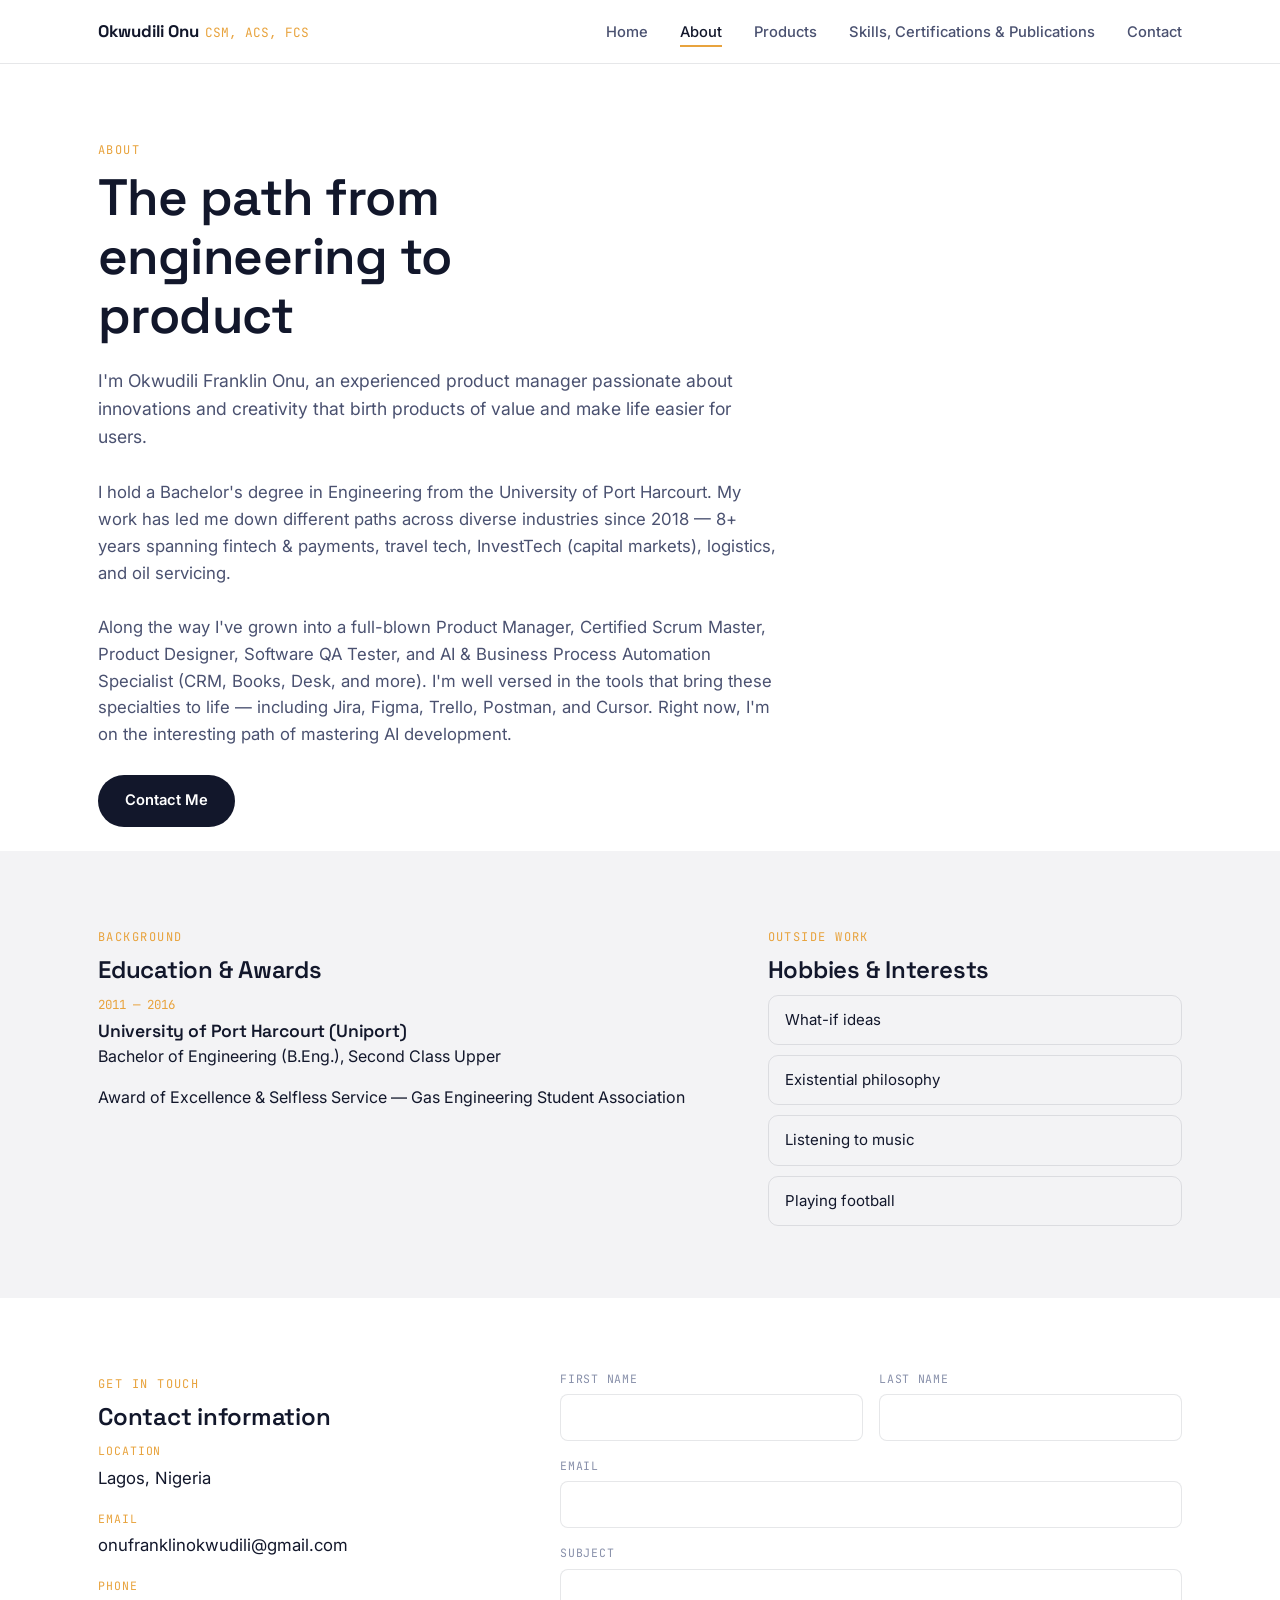
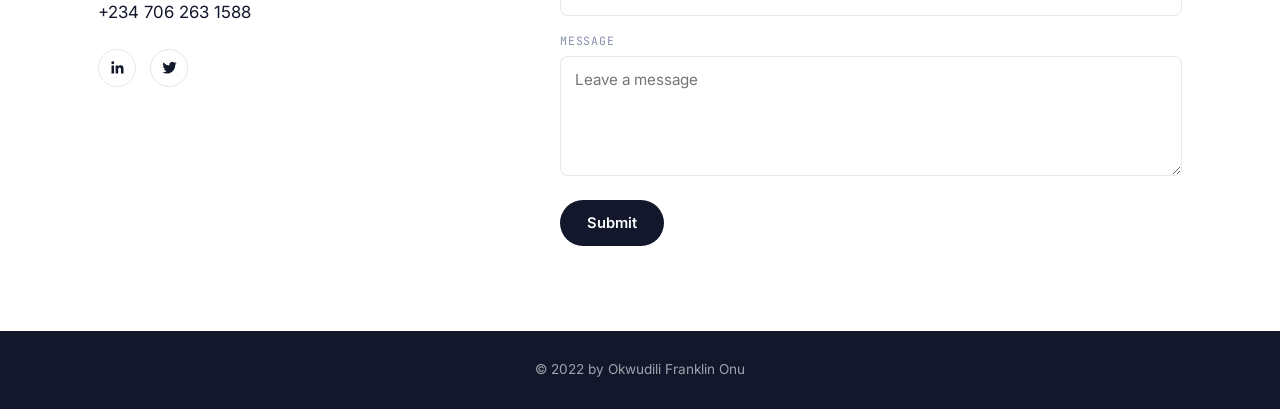
<file: about.html>
<!DOCTYPE html>
<html lang="en">
<head>
<meta charset="UTF-8">
<meta name="viewport" content="width=device-width, initial-scale=1.0">
<title>About — Okwudili Onu</title>
<meta name="description" content="About Okwudili Onu — Senior Product Manager, Certified Scrum Master, based in Lagos, Nigeria.">
<link rel="preconnect" href="https://fonts.googleapis.com">
<link href="https://fonts.googleapis.com/css2?family=Space+Grotesk:wght@500;600;700&family=Inter:wght@400;500;600;700&family=JetBrains+Mono:wght@400;500&display=swap" rel="stylesheet">
<link rel="stylesheet" href="css/style.css">
</head>
<body>

<header class="site-header">
  <nav class="nav">
    <a href="index.html" class="nav-brand">Okwudili Onu<span class="credentials">CSM, ACS, FCS</span></a>
    <button class="nav-toggle" aria-label="Toggle menu" aria-expanded="false">
      <span></span><span></span><span></span>
    </button>
    <ul class="nav-links">
      <li><a href="index.html">Home</a></li>
      <li><a href="about.html" class="active">About</a></li>
      <li><a href="products.html">Products</a></li>
      <li><a href="skills.html">Skills, Certifications &amp; Publications</a></li>
      <li><a href="about.html#contact">Contact</a></li>
    </ul>
  </nav>
</header>

<section class="hero" style="padding-bottom: 24px;">
  <div class="wrap">
    <span class="eyebrow">About</span>
    <h1 style="max-width: 16ch;">The path from engineering to product</h1>
    <p class="hero-bio" style="max-width: 62ch; font-size: 1.1rem;">I'm Okwudili Franklin Onu, an experienced product manager passionate about innovations and creativity that birth products of value and make life easier for users.</p>
    <p class="hero-bio" style="max-width: 62ch;">I hold a Bachelor's degree in Engineering from the University of Port Harcourt. My work has led me down different paths across diverse industries since 2018 — 8+ years spanning fintech &amp; payments, travel tech, InvestTech (capital markets), logistics, and oil servicing.</p>
    <p class="hero-bio" style="max-width: 62ch;">Along the way I've grown into a full-blown Product Manager, Certified Scrum Master, Product Designer, Software QA Tester, and AI &amp; Business Process Automation Specialist (CRM, Books, Desk, and more). I'm well versed in the tools that bring these specialties to life — including Jira, Figma, Trello, Postman, and Cursor. Right now, I'm on the interesting path of mastering AI development.</p>
    <a href="tel:+2347062631588" class="btn btn-primary">Contact Me</a>
  </div>
</section>

<section class="section section-alt">
  <div class="wrap two-col">
    <div>
      <span class="eyebrow">Background</span>
      <h2>Education &amp; Awards</h2>
      <div class="edu-item">
        <span class="edu-year">2011 — 2016</span>
        <h3>University of Port Harcourt (Uniport)</h3>
        <p>Bachelor of Engineering (B.Eng.), Second Class Upper</p>
        <p>Award of Excellence &amp; Selfless Service — Gas Engineering Student Association</p>
      </div>
    </div>
    <div>
      <span class="eyebrow">Outside work</span>
      <h2>Hobbies &amp; Interests</h2>
      <ul class="hobby-list">
        <li>What-if ideas</li>
        <li>Existential philosophy</li>
        <li>Listening to music</li>
        <li>Playing football</li>
      </ul>
    </div>
  </div>
</section>

<section class="section" id="contact">
  <div class="wrap contact-grid">
    <div>
      <span class="eyebrow">Get in touch</span>
      <h2>Contact information</h2>
      <div class="contact-info-item">
        <span class="contact-info-label">Location</span>
        <span class="contact-info-value">Lagos, Nigeria</span>
      </div>
      <div class="contact-info-item">
        <span class="contact-info-label">Email</span>
        <span class="contact-info-value"><a href="mailto:onufranklinokwudili@gmail.com">onufranklinokwudili@gmail.com</a></span>
      </div>
      <div class="contact-info-item">
        <span class="contact-info-label">Phone</span>
        <span class="contact-info-value"><a href="tel:+2347062631588">+234 706 263 1588</a></span>
      </div>
      <div class="social-row">
        <a href="https://www.linkedin.com/in/okwudili-onu-acs-377775b5/" class="social-icon" aria-label="LinkedIn" target="_blank" rel="noopener">
          <svg viewBox="0 0 24 24" fill="currentColor"><path d="M20.45 20.45h-3.55v-5.57c0-1.33-.02-3.03-1.85-3.03-1.85 0-2.14 1.45-2.14 2.94v5.66H9.36V9h3.41v1.56h.05c.47-.9 1.63-1.85 3.36-1.85 3.6 0 4.27 2.37 4.27 5.45v6.29zM5.34 7.43a2.06 2.06 0 1 1 0-4.12 2.06 2.06 0 0 1 0 4.12zM7.12 20.45H3.56V9h3.56v11.45z"/></svg>
        </a>
        <a href="https://www.twitter.com/charlzfranklino" class="social-icon" aria-label="Twitter" target="_blank" rel="noopener">
          <svg viewBox="0 0 24 24" fill="currentColor"><path d="M22 5.9c-.74.33-1.53.55-2.36.65a4.1 4.1 0 0 0 1.8-2.27c-.8.47-1.68.82-2.62 1a4.13 4.13 0 0 0-7.03 3.76A11.7 11.7 0 0 1 3.4 4.9a4.13 4.13 0 0 0 1.28 5.5c-.67-.02-1.3-.2-1.85-.5v.05a4.13 4.13 0 0 0 3.31 4.05c-.6.16-1.24.19-1.87.07a4.13 4.13 0 0 0 3.86 2.87A8.3 8.3 0 0 1 2 18.57a11.7 11.7 0 0 0 6.34 1.86c7.6 0 11.76-6.3 11.76-11.77l-.01-.53c.81-.58 1.5-1.3 2.05-2.12z"/></svg>
        </a>
      </div>
    </div>
    <div>
      <form class="contact-form" action="https://formspree.io/f/maewzljo" method="POST">
        <div class="form-row">
          <div class="field">
            <label for="fname">First name</label>
            <input type="text" id="fname" name="First Name" required>
          </div>
          <div class="field">
            <label for="lname">Last name</label>
            <input type="text" id="lname" name="Last Name" required>
          </div>
        </div>
        <div class="field">
          <label for="email">Email</label>
          <input type="email" id="email" name="Email" required>
        </div>
        <div class="field">
          <label for="subject">Subject</label>
          <input type="text" id="subject" name="Subject" required>
        </div>
        <div class="field">
          <label for="message">Message</label>
          <textarea id="message" name="Message" placeholder="Leave a message" required></textarea>
        </div>
        <button type="submit" class="btn btn-primary">Submit</button>
        <p class="form-status form-note"></p>
      </form>
    </div>
  </div>
</section>

<footer class="site-footer">
  <div class="wrap">&copy; 2022 by Okwudili Franklin Onu</div>
</footer>

<script src="js/main.js"></script>
</body>
</html>
</file>
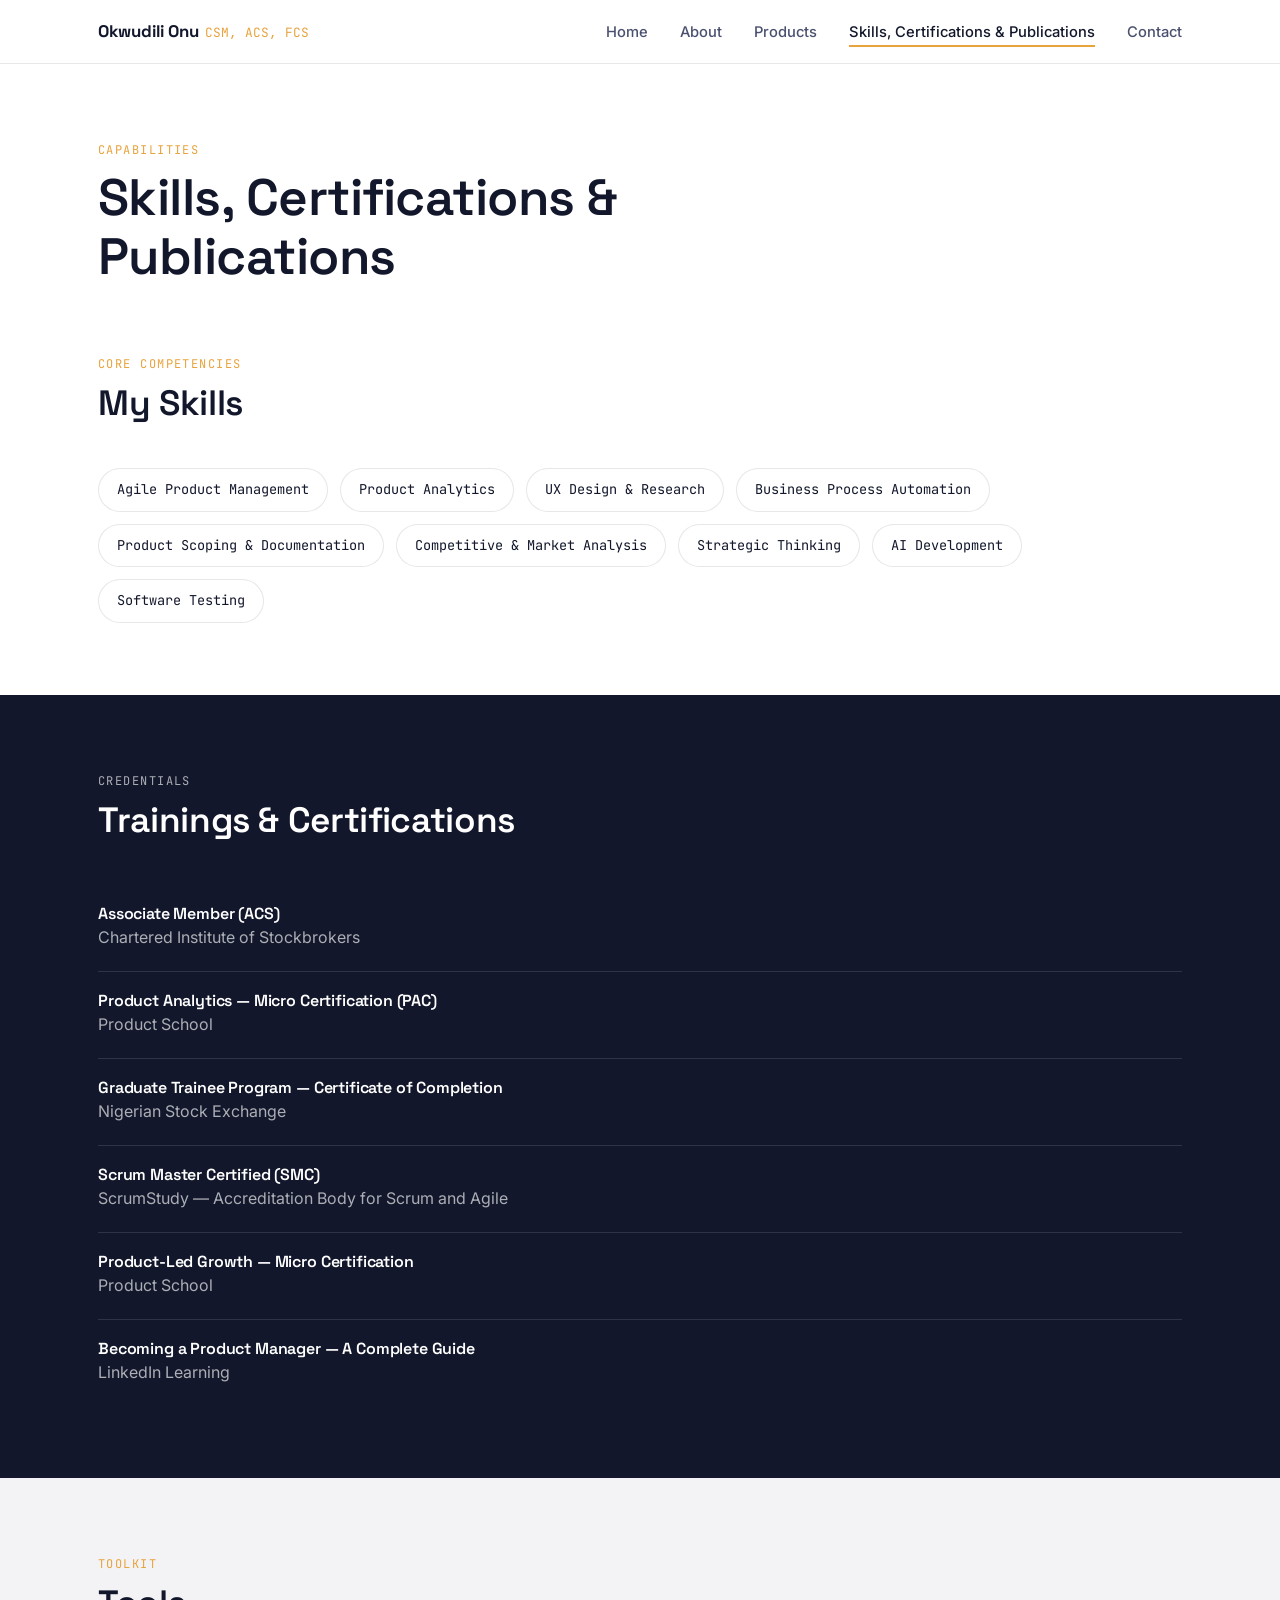
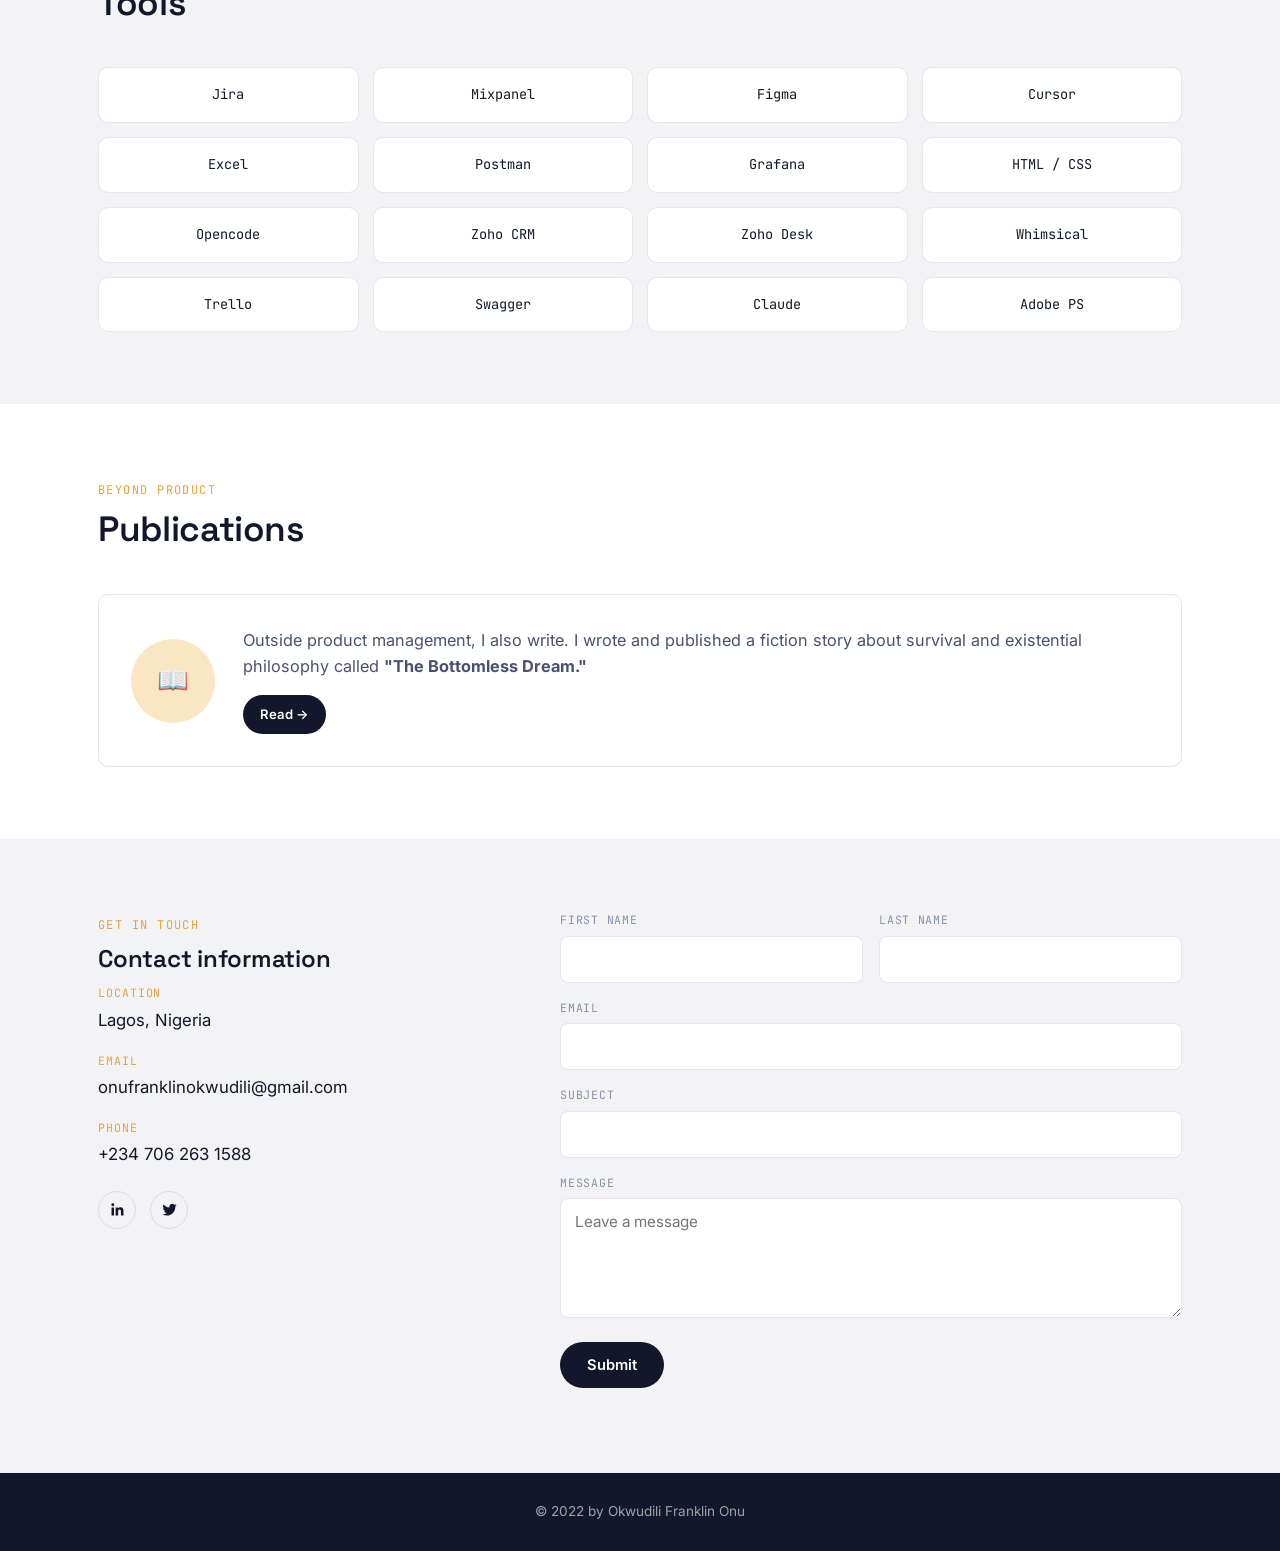
<file: skills.html>
<!DOCTYPE html>
<html lang="en">
<head>
<meta charset="UTF-8">
<meta name="viewport" content="width=device-width, initial-scale=1.0">
<title>Skills, Certifications & Publications — Okwudili Onu</title>
<meta name="description" content="Skills, certifications, tools and publications of Okwudili Onu, Senior Product Manager.">
<link rel="preconnect" href="https://fonts.googleapis.com">
<link href="https://fonts.googleapis.com/css2?family=Space+Grotesk:wght@500;600;700&family=Inter:wght@400;500;600;700&family=JetBrains+Mono:wght@400;500&display=swap" rel="stylesheet">
<link rel="stylesheet" href="css/style.css">
</head>
<body>

<header class="site-header">
  <nav class="nav">
    <a href="index.html" class="nav-brand">Okwudili Onu<span class="credentials">CSM, ACS, FCS</span></a>
    <button class="nav-toggle" aria-label="Toggle menu" aria-expanded="false">
      <span></span><span></span><span></span>
    </button>
    <ul class="nav-links">
      <li><a href="index.html">Home</a></li>
      <li><a href="about.html">About</a></li>
      <li><a href="products.html">Products</a></li>
      <li><a href="skills.html" class="active">Skills, Certifications &amp; Publications</a></li>
      <li><a href="skills.html#contact">Contact</a></li>
    </ul>
  </nav>
</header>

<section class="hero" style="padding-bottom: 24px;">
  <div class="wrap">
    <span class="eyebrow">Capabilities</span>
    <h1 style="max-width: 20ch;">Skills, Certifications &amp; Publications</h1>
  </div>
</section>

<section class="section" style="padding-top: 24px;">
  <div class="wrap">
    <div class="section-head">
      <span class="eyebrow">Core competencies</span>
      <h2>My Skills</h2>
    </div>
    <div class="chip-grid">
      <span class="chip">Agile Product Management</span>
      <span class="chip">Product Analytics</span>
      <span class="chip">UX Design &amp; Research</span>
      <span class="chip">Business Process Automation</span>
      <span class="chip">Product Scoping &amp; Documentation</span>
      <span class="chip">Competitive &amp; Market Analysis</span>
      <span class="chip">Strategic Thinking</span>
      <span class="chip">AI Development</span>
      <span class="chip">Software Testing</span>
    </div>
  </div>
</section>

<section class="section section-dark">
  <div class="wrap">
    <div class="section-head">
      <span class="eyebrow ink-soft-inv">Credentials</span>
      <h2>Trainings &amp; Certifications</h2>
    </div>
    <div class="cert-list">
      <div class="cert-item" style="border-color: var(--line-dark);">
        <div>
          <h3>Associate Member (ACS)</h3>
          <p class="ink-soft-inv" style="margin: 0;">Chartered Institute of Stockbrokers</p>
        </div>
        <span class="cert-issuer ink-soft-inv"></span>
      </div>
      <div class="cert-item" style="border-color: var(--line-dark);">
        <div>
          <h3>Product Analytics — Micro Certification (PAC)</h3>
          <p class="ink-soft-inv" style="margin: 0;">Product School</p>
        </div>
      </div>
      <div class="cert-item" style="border-color: var(--line-dark);">
        <div>
          <h3>Graduate Trainee Program — Certificate of Completion</h3>
          <p class="ink-soft-inv" style="margin: 0;">Nigerian Stock Exchange</p>
        </div>
      </div>
      <div class="cert-item" style="border-color: var(--line-dark);">
        <div>
          <h3>Scrum Master Certified (SMC)</h3>
          <p class="ink-soft-inv" style="margin: 0;">ScrumStudy — Accreditation Body for Scrum and Agile</p>
        </div>
      </div>
      <div class="cert-item" style="border-color: var(--line-dark);">
        <div>
          <h3>Product-Led Growth — Micro Certification</h3>
          <p class="ink-soft-inv" style="margin: 0;">Product School</p>
        </div>
      </div>
      <div class="cert-item" style="border-color: var(--line-dark); border-bottom: none;">
        <div>
          <h3>Becoming a Product Manager — A Complete Guide</h3>
          <p class="ink-soft-inv" style="margin: 0;">LinkedIn Learning</p>
        </div>
      </div>
    </div>
  </div>
</section>

<section class="section section-alt">
  <div class="wrap">
    <div class="section-head">
      <span class="eyebrow">Toolkit</span>
      <h2>Tools</h2>
    </div>
    <div class="tools-grid">
      <div class="tool-tile">Jira</div>
      <div class="tool-tile">Mixpanel</div>
      <div class="tool-tile">Figma</div>
      <div class="tool-tile">Cursor</div>
      <div class="tool-tile">Excel</div>
      <div class="tool-tile">Postman</div>
      <div class="tool-tile">Grafana</div>
      <div class="tool-tile">HTML / CSS</div>
      <div class="tool-tile">Opencode</div>
      <div class="tool-tile">Zoho CRM</div>
      <div class="tool-tile">Zoho Desk</div>
      <div class="tool-tile">Whimsical</div>
      <div class="tool-tile">Trello</div>
      <div class="tool-tile">Swagger</div>
      <div class="tool-tile">Claude</div>
      <div class="tool-tile">Adobe PS</div>
    </div>
  </div>
</section>

<section class="section">
  <div class="wrap">
    <div class="section-head">
      <span class="eyebrow">Beyond product</span>
      <h2>Publications</h2>
    </div>
    <div class="pub-card">
      <div class="pub-badge">📖</div>
      <div>
        <p style="font-size: 1.02rem; color: var(--ink-soft); margin-bottom: 1em;">Outside product management, I also write. I wrote and published a fiction story about survival and existential philosophy called <strong>"The Bottomless Dream."</strong></p>
        <a href="https://www.amazon.com/Bottomless-Dream-Okwudili-Onu-ebook/dp/B08KY8Y6W8" class="btn btn-primary btn-small" target="_blank" rel="noopener">Read →</a>
      </div>
    </div>
  </div>
</section>

<section class="section section-alt" id="contact">
  <div class="wrap contact-grid">
    <div>
      <span class="eyebrow">Get in touch</span>
      <h2>Contact information</h2>
      <div class="contact-info-item">
        <span class="contact-info-label">Location</span>
        <span class="contact-info-value">Lagos, Nigeria</span>
      </div>
      <div class="contact-info-item">
        <span class="contact-info-label">Email</span>
        <span class="contact-info-value"><a href="mailto:onufranklinokwudili@gmail.com">onufranklinokwudili@gmail.com</a></span>
      </div>
      <div class="contact-info-item">
        <span class="contact-info-label">Phone</span>
        <span class="contact-info-value"><a href="tel:+2347062631588">+234 706 263 1588</a></span>
      </div>
      <div class="social-row">
        <a href="https://www.linkedin.com/in/okwudili-onu-acs-377775b5/" class="social-icon" aria-label="LinkedIn" target="_blank" rel="noopener">
          <svg viewBox="0 0 24 24" fill="currentColor"><path d="M20.45 20.45h-3.55v-5.57c0-1.33-.02-3.03-1.85-3.03-1.85 0-2.14 1.45-2.14 2.94v5.66H9.36V9h3.41v1.56h.05c.47-.9 1.63-1.85 3.36-1.85 3.6 0 4.27 2.37 4.27 5.45v6.29zM5.34 7.43a2.06 2.06 0 1 1 0-4.12 2.06 2.06 0 0 1 0 4.12zM7.12 20.45H3.56V9h3.56v11.45z"/></svg>
        </a>
        <a href="https://www.twitter.com/charlzfranklino" class="social-icon" aria-label="Twitter" target="_blank" rel="noopener">
          <svg viewBox="0 0 24 24" fill="currentColor"><path d="M22 5.9c-.74.33-1.53.55-2.36.65a4.1 4.1 0 0 0 1.8-2.27c-.8.47-1.68.82-2.62 1a4.13 4.13 0 0 0-7.03 3.76A11.7 11.7 0 0 1 3.4 4.9a4.13 4.13 0 0 0 1.28 5.5c-.67-.02-1.3-.2-1.85-.5v.05a4.13 4.13 0 0 0 3.31 4.05c-.6.16-1.24.19-1.87.07a4.13 4.13 0 0 0 3.86 2.87A8.3 8.3 0 0 1 2 18.57a11.7 11.7 0 0 0 6.34 1.86c7.6 0 11.76-6.3 11.76-11.77l-.01-.53c.81-.58 1.5-1.3 2.05-2.12z"/></svg>
        </a>
      </div>
    </div>
    <div>
      <form class="contact-form" action="https://formspree.io/f/maewzljo" method="POST">
        <div class="form-row">
          <div class="field">
            <label for="fname">First name</label>
            <input type="text" id="fname" name="First Name" required>
          </div>
          <div class="field">
            <label for="lname">Last name</label>
            <input type="text" id="lname" name="Last Name" required>
          </div>
        </div>
        <div class="field">
          <label for="email">Email</label>
          <input type="email" id="email" name="Email" required>
        </div>
        <div class="field">
          <label for="subject">Subject</label>
          <input type="text" id="subject" name="Subject" required>
        </div>
        <div class="field">
          <label for="message">Message</label>
          <textarea id="message" name="Message" placeholder="Leave a message" required></textarea>
        </div>
        <button type="submit" class="btn btn-primary">Submit</button>
        <p class="form-status form-note"></p>
      </form>
    </div>
  </div>
</section>

<footer class="site-footer">
  <div class="wrap">&copy; 2022 by Okwudili Franklin Onu</div>
</footer>

<script src="js/main.js"></script>
</body>
</html>
</file>
<file: css/style.css>
/* ============================================
   Okwudili Onu — Portfolio
   Design: ledger/dashboard identity
   ============================================ */

:root {
  --ink: #12172B;
  --ink-soft: #4A5170;
  --ink-mute: #8890AA;
  --paper: #FFFFFF;
  --paper-soft: #F3F3F5;
  --line: rgba(18, 23, 43, 0.10);
  --line-dark: rgba(255, 255, 255, 0.12);
  --gold: #E8A33D;
  --gold-soft: #FBE6C4;
  --teal: #2FA88C;
  --teal-soft: #D9F0EA;

  --font-display: 'Space Grotesk', sans-serif;
  --font-body: 'Inter', sans-serif;
  --font-mono: 'JetBrains Mono', monospace;

  --max-w: 1140px;
  --radius: 10px;
}

* { box-sizing: border-box; }

html {
  scroll-behavior: smooth;
}

@media (prefers-reduced-motion: reduce) {
  html { scroll-behavior: auto; }
  * { animation-duration: 0.01ms !important; animation-iteration-count: 1 !important; transition-duration: 0.01ms !important; }
}

body {
  margin: 0;
  font-family: var(--font-body);
  color: var(--ink);
  background: var(--paper);
  line-height: 1.6;
  -webkit-font-smoothing: antialiased;
}

img { max-width: 100%; display: block; }

a { color: inherit; text-decoration: none; }

.wrap {
  max-width: var(--max-w);
  margin: 0 auto;
  padding: 0 28px;
}

h1, h2, h3, h4 {
  font-family: var(--font-display);
  font-weight: 600;
  line-height: 1.15;
  margin: 0 0 0.5em;
  letter-spacing: -0.01em;
}

p { margin: 0 0 1em; }

.eyebrow {
  font-family: var(--font-mono);
  font-size: 0.75rem;
  letter-spacing: 0.12em;
  text-transform: uppercase;
  color: var(--gold);
  display: inline-block;
  margin-bottom: 0.75em;
}

/* ---------- Focus states ---------- */
a:focus-visible, button:focus-visible, input:focus-visible, textarea:focus-visible {
  outline: 2px solid var(--gold);
  outline-offset: 2px;
}

/* ---------- Header / Nav ---------- */
.site-header {
  position: sticky;
  top: 0;
  z-index: 100;
  background: rgba(255, 255, 255, 0.92);
  backdrop-filter: blur(8px);
  border-bottom: 1px solid var(--line);
}

.nav {
  display: flex;
  align-items: center;
  justify-content: space-between;
  padding: 18px 28px;
  max-width: var(--max-w);
  margin: 0 auto;
}

.nav-brand {
  font-family: var(--font-display);
  font-weight: 700;
  font-size: 1.05rem;
  white-space: nowrap;
}

.nav-brand .credentials {
  font-family: var(--font-mono);
  font-weight: 400;
  color: var(--gold);
  font-size: 0.8rem;
  margin-left: 6px;
}

.nav-links {
  display: flex;
  gap: 32px;
  list-style: none;
  margin: 0;
  padding: 0;
}

.nav-links a {
  font-size: 0.92rem;
  font-weight: 500;
  color: var(--ink-soft);
  position: relative;
  padding-bottom: 4px;
}

.nav-links a:hover,
.nav-links a.active {
  color: var(--ink);
}

.nav-links a.active::after {
  content: "";
  position: absolute;
  left: 0;
  bottom: -2px;
  width: 100%;
  height: 2px;
  background: var(--gold);
}

.nav-toggle {
  display: none;
  background: none;
  border: none;
  cursor: pointer;
  padding: 6px;
}

.nav-toggle span {
  display: block;
  width: 24px;
  height: 2px;
  background: var(--ink);
  margin: 5px 0;
  transition: transform 0.2s ease, opacity 0.2s ease;
}

@media (max-width: 780px) {
  .nav-toggle { display: block; }
  .nav-links {
    position: absolute;
    top: 100%;
    left: 0;
    right: 0;
    background: var(--paper);
    flex-direction: column;
    gap: 0;
    border-bottom: 1px solid var(--line);
    max-height: 0;
    overflow: hidden;
    transition: max-height 0.25s ease;
  }
  .nav-links.open {
    max-height: 400px;
  }
  .nav-links li {
    border-top: 1px solid var(--line);
  }
  .nav-links a {
    display: block;
    padding: 16px 28px;
  }
  .nav-links a.active::after { display: none; }
  .nav-links a.active { background: var(--paper-soft); }
}

/* ---------- Ticker (signature element) ---------- */
.ticker {
  background: var(--ink);
  color: var(--paper);
  overflow: hidden;
  white-space: nowrap;
  border-bottom: 1px solid var(--line-dark);
}

.ticker-track {
  display: inline-flex;
  animation: ticker-scroll 38s linear infinite;
  padding: 10px 0;
}

.ticker:hover .ticker-track {
  animation-play-state: paused;
}

@keyframes ticker-scroll {
  from { transform: translateX(0); }
  to { transform: translateX(-50%); }
}

.ticker-item {
  font-family: var(--font-mono);
  font-size: 0.78rem;
  letter-spacing: 0.02em;
  padding: 0 28px;
  color: var(--paper);
  border-right: 1px solid var(--line-dark);
  flex-shrink: 0;
}

.ticker-item .figure {
  color: var(--gold);
  font-weight: 500;
}

/* ---------- Hero ---------- */
.hero {
  padding: 72px 0 56px;
}

.hero-grid {
  display: grid;
  grid-template-columns: 1.3fr 0.9fr;
  gap: 56px;
  align-items: center;
}

@media (max-width: 860px) {
  .hero-grid { grid-template-columns: 1fr; gap: 32px; }
  .hero-portrait { order: -1; max-width: 220px; margin: 0 auto; }
}

.hero h1 {
  font-size: clamp(2.1rem, 4.5vw, 3.2rem);
  margin-bottom: 0.3em;
}

.hero-role {
  font-family: var(--font-mono);
  font-size: 1rem;
  color: var(--ink-soft);
  margin-bottom: 0.4em;
}

.hero-role .sep { color: var(--gold); margin: 0 8px; }

.hero-bio {
  font-size: 1.05rem;
  color: var(--ink-soft);
  max-width: 52ch;
  margin: 1.2em 0 1.6em;
}

.hero-portrait {
  border-radius: var(--radius);
  overflow: hidden;
  border: 1px solid var(--line);
  aspect-ratio: 3/4;
}

.hero-portrait img {
  width: 100%;
  height: 100%;
  object-fit: cover;
}

.hero-cover {
  border-radius: var(--radius);
  overflow: hidden;
  border: 1px solid var(--line);
  margin-top: 40px;
}

/* ---------- Buttons ---------- */
.btn {
  display: inline-flex;
  align-items: center;
  gap: 8px;
  font-family: var(--font-body);
  font-weight: 600;
  font-size: 0.92rem;
  padding: 13px 26px;
  border-radius: 999px;
  border: 1px solid transparent;
  cursor: pointer;
  transition: transform 0.15s ease, background 0.15s ease, border-color 0.15s ease;
}

.btn:hover { transform: translateY(-1px); }

.btn-primary {
  background: var(--ink);
  color: var(--paper);
}
.btn-primary:hover { background: #232a48; }

.btn-ghost {
  background: transparent;
  color: var(--ink);
  border-color: var(--line);
}
.btn-ghost:hover { border-color: var(--ink); }

.btn-small {
  padding: 8px 16px;
  font-size: 0.82rem;
}

/* ---------- Social links ---------- */
.social-row {
  display: flex;
  gap: 14px;
  margin-top: 1.4em;
}

.social-icon {
  width: 38px;
  height: 38px;
  border-radius: 50%;
  border: 1px solid var(--line);
  display: flex;
  align-items: center;
  justify-content: center;
  transition: border-color 0.15s ease, background 0.15s ease;
}

.social-icon:hover {
  border-color: var(--gold);
  background: var(--gold-soft);
}

.social-icon svg { width: 17px; height: 17px; }

/* ---------- Section shell ---------- */
.section {
  padding: 72px 0;
}

.section-alt {
  background: var(--paper-soft);
}

.section-dark {
  background: var(--ink);
  color: var(--paper);
}

.section-dark .ink-soft-inv { color: rgba(255,255,255,0.65); }

.section-head {
  max-width: 60ch;
  margin-bottom: 44px;
}

.section-head h2 {
  font-size: clamp(1.6rem, 3vw, 2.2rem);
}

/* ---------- Experience timeline ---------- */
.timeline {
  border-left: 2px solid var(--line);
  padding-left: 28px;
  display: flex;
  flex-direction: column;
  gap: 32px;
}

.timeline-item {
  position: relative;
}

.timeline-item::before {
  content: "";
  position: absolute;
  left: -34px;
  top: 6px;
  width: 10px;
  height: 10px;
  border-radius: 50%;
  background: var(--gold);
  border: 2px solid var(--paper);
  box-shadow: 0 0 0 2px var(--line);
}

.timeline-role {
  font-family: var(--font-mono);
  font-size: 0.8rem;
  color: var(--ink-mute);
  margin-bottom: 2px;
}

.timeline-item h3 {
  font-size: 1.15rem;
  margin-bottom: 2px;
}

/* ---------- Testimonials ---------- */
.testimonial-grid {
  display: grid;
  grid-template-columns: 1fr 1fr;
  gap: 28px;
}

@media (max-width: 720px) {
  .testimonial-grid { grid-template-columns: 1fr; }
}

.testimonial {
  background: var(--paper);
  border: 1px solid var(--line);
  border-radius: var(--radius);
  padding: 28px;
}

.testimonial p {
  font-size: 0.98rem;
  color: var(--ink-soft);
}

.testimonial-name {
  font-family: var(--font-display);
  font-weight: 600;
  margin-top: 12px;
}

.testimonial-role {
  font-family: var(--font-mono);
  font-size: 0.75rem;
  color: var(--gold);
}

/* ---------- Achievements list ---------- */
.achv-list {
  display: flex;
  flex-direction: column;
  gap: 22px;
  list-style: none;
  padding: 0;
  margin: 0;
}

.achv-list li {
  display: grid;
  grid-template-columns: 34px 1fr;
  gap: 16px;
  padding-bottom: 22px;
  border-bottom: 1px solid var(--line-dark);
}

.section:not(.section-dark) .achv-list li {
  border-bottom: 1px solid var(--line);
}

.achv-num {
  font-family: var(--font-mono);
  color: var(--gold);
  font-size: 0.85rem;
  padding-top: 2px;
}

/* ---------- Cards grid (Products) ---------- */
.card-grid {
  display: grid;
  grid-template-columns: repeat(2, 1fr);
  gap: 28px;
}

@media (max-width: 780px) {
  .card-grid { grid-template-columns: 1fr; }
}

.card {
  background: var(--paper);
  border: 1px solid var(--line);
  border-radius: var(--radius);
  overflow: hidden;
  display: flex;
  flex-direction: column;
}

.card-img {
  aspect-ratio: 16/9;
  overflow: hidden;
  background: var(--paper-soft);
}

.card-img img {
  width: 100%;
  height: 100%;
  object-fit: cover;
}

.card-body {
  padding: 22px 24px 24px;
  display: flex;
  flex-direction: column;
  flex: 1;
}

.card-top {
  display: flex;
  justify-content: space-between;
  align-items: flex-start;
  gap: 12px;
  margin-bottom: 8px;
}

.card-num {
  font-family: var(--font-mono);
  font-size: 0.75rem;
  color: var(--ink-mute);
}

.card h3 {
  font-size: 1.08rem;
  margin-bottom: 6px;
}

.card p {
  font-size: 0.92rem;
  color: var(--ink-soft);
  flex: 1;
}

.pill {
  font-family: var(--font-mono);
  font-size: 0.68rem;
  letter-spacing: 0.04em;
  text-transform: uppercase;
  padding: 4px 10px;
  border-radius: 999px;
  white-space: nowrap;
}

.pill-live {
  background: var(--teal-soft);
  color: #1B6F5C;
}

.pill-internal {
  background: var(--paper-soft);
  color: var(--ink-mute);
  border: 1px solid var(--line);
}

.card-cta {
  margin-top: 14px;
}

/* ---------- Skills page ---------- */
.chip-grid {
  display: flex;
  flex-wrap: wrap;
  gap: 12px;
}

.chip {
  font-family: var(--font-mono);
  font-size: 0.85rem;
  padding: 10px 18px;
  border-radius: 999px;
  border: 1px solid var(--line);
  background: var(--paper);
}

.section-dark .chip {
  border-color: var(--line-dark);
  background: rgba(255,255,255,0.04);
  color: var(--paper);
}

.cert-list {
  display: flex;
  flex-direction: column;
  gap: 0;
}

.cert-item {
  display: grid;
  grid-template-columns: 1fr auto;
  gap: 16px;
  padding: 20px 0;
  border-bottom: 1px solid var(--line);
  align-items: baseline;
}

.cert-item h3 {
  font-size: 1rem;
  margin-bottom: 2px;
}

.cert-issuer {
  font-family: var(--font-mono);
  font-size: 0.78rem;
  color: var(--ink-mute);
  text-align: right;
  white-space: nowrap;
}

.tools-grid {
  display: grid;
  grid-template-columns: repeat(4, 1fr);
  gap: 14px;
}

@media (max-width: 720px) {
  .tools-grid { grid-template-columns: repeat(2, 1fr); }
}

.tool-tile {
  border: 1px solid var(--line);
  border-radius: var(--radius);
  padding: 16px 14px;
  font-family: var(--font-mono);
  font-size: 0.85rem;
  text-align: center;
  background: var(--paper);
}

.pub-card {
  display: grid;
  grid-template-columns: auto 1fr;
  gap: 28px;
  align-items: center;
  background: var(--paper);
  border: 1px solid var(--line);
  border-radius: var(--radius);
  padding: 32px;
}

@media (max-width: 640px) {
  .pub-card { grid-template-columns: 1fr; text-align: center; }
}

.pub-badge {
  width: 84px;
  height: 84px;
  border-radius: 50%;
  background: var(--gold-soft);
  color: var(--ink);
  display: flex;
  align-items: center;
  justify-content: center;
  font-family: var(--font-display);
  font-weight: 700;
  font-size: 1.6rem;
  flex-shrink: 0;
  margin: 0 auto;
}

/* ---------- Education / hobbies (About) ---------- */
.two-col {
  display: grid;
  grid-template-columns: 1.2fr 0.8fr;
  gap: 48px;
}

@media (max-width: 780px) {
  .two-col { grid-template-columns: 1fr; }
}

.edu-item h3 {
  font-size: 1.1rem;
  margin-bottom: 2px;
}

.edu-year {
  font-family: var(--font-mono);
  font-size: 0.78rem;
  color: var(--gold);
  margin-bottom: 6px;
  display: block;
}

.hobby-list {
  list-style: none;
  padding: 0;
  margin: 0;
  display: flex;
  flex-direction: column;
  gap: 10px;
}

.hobby-list li {
  padding: 12px 16px;
  border: 1px solid var(--line);
  border-radius: var(--radius);
  font-size: 0.94rem;
}

/* ---------- Contact ---------- */
.contact-grid {
  display: grid;
  grid-template-columns: 0.8fr 1.2fr;
  gap: 48px;
}

@media (max-width: 780px) {
  .contact-grid { grid-template-columns: 1fr; }
}

.contact-info-item {
  margin-bottom: 18px;
}

.contact-info-label {
  font-family: var(--font-mono);
  font-size: 0.72rem;
  text-transform: uppercase;
  letter-spacing: 0.08em;
  color: var(--gold);
  display: block;
  margin-bottom: 4px;
}

.contact-info-value {
  font-size: 1.05rem;
}

.form-row {
  display: grid;
  grid-template-columns: 1fr 1fr;
  gap: 16px;
}

@media (max-width: 480px) {
  .form-row { grid-template-columns: 1fr; }
}

.field {
  margin-bottom: 16px;
}

.field label {
  display: block;
  font-family: var(--font-mono);
  font-size: 0.72rem;
  text-transform: uppercase;
  letter-spacing: 0.06em;
  color: var(--ink-mute);
  margin-bottom: 6px;
}

.field input,
.field textarea {
  width: 100%;
  padding: 13px 14px;
  border-radius: 8px;
  border: 1px solid var(--line);
  background: var(--paper);
  font-family: var(--font-body);
  font-size: 0.95rem;
  color: var(--ink);
}

.field textarea {
  min-height: 120px;
  resize: vertical;
}

.field input:focus,
.field textarea:focus {
  border-color: var(--gold);
  outline: none;
}

.form-note {
  font-size: 0.82rem;
  color: var(--ink-mute);
  margin-top: 10px;
}

/* ---------- Footer ---------- */
.site-footer {
  background: var(--ink);
  color: rgba(255,255,255,0.6);
  padding: 28px 0;
  font-size: 0.85rem;
  text-align: center;
}

.site-footer a { color: var(--gold); }
</file>
